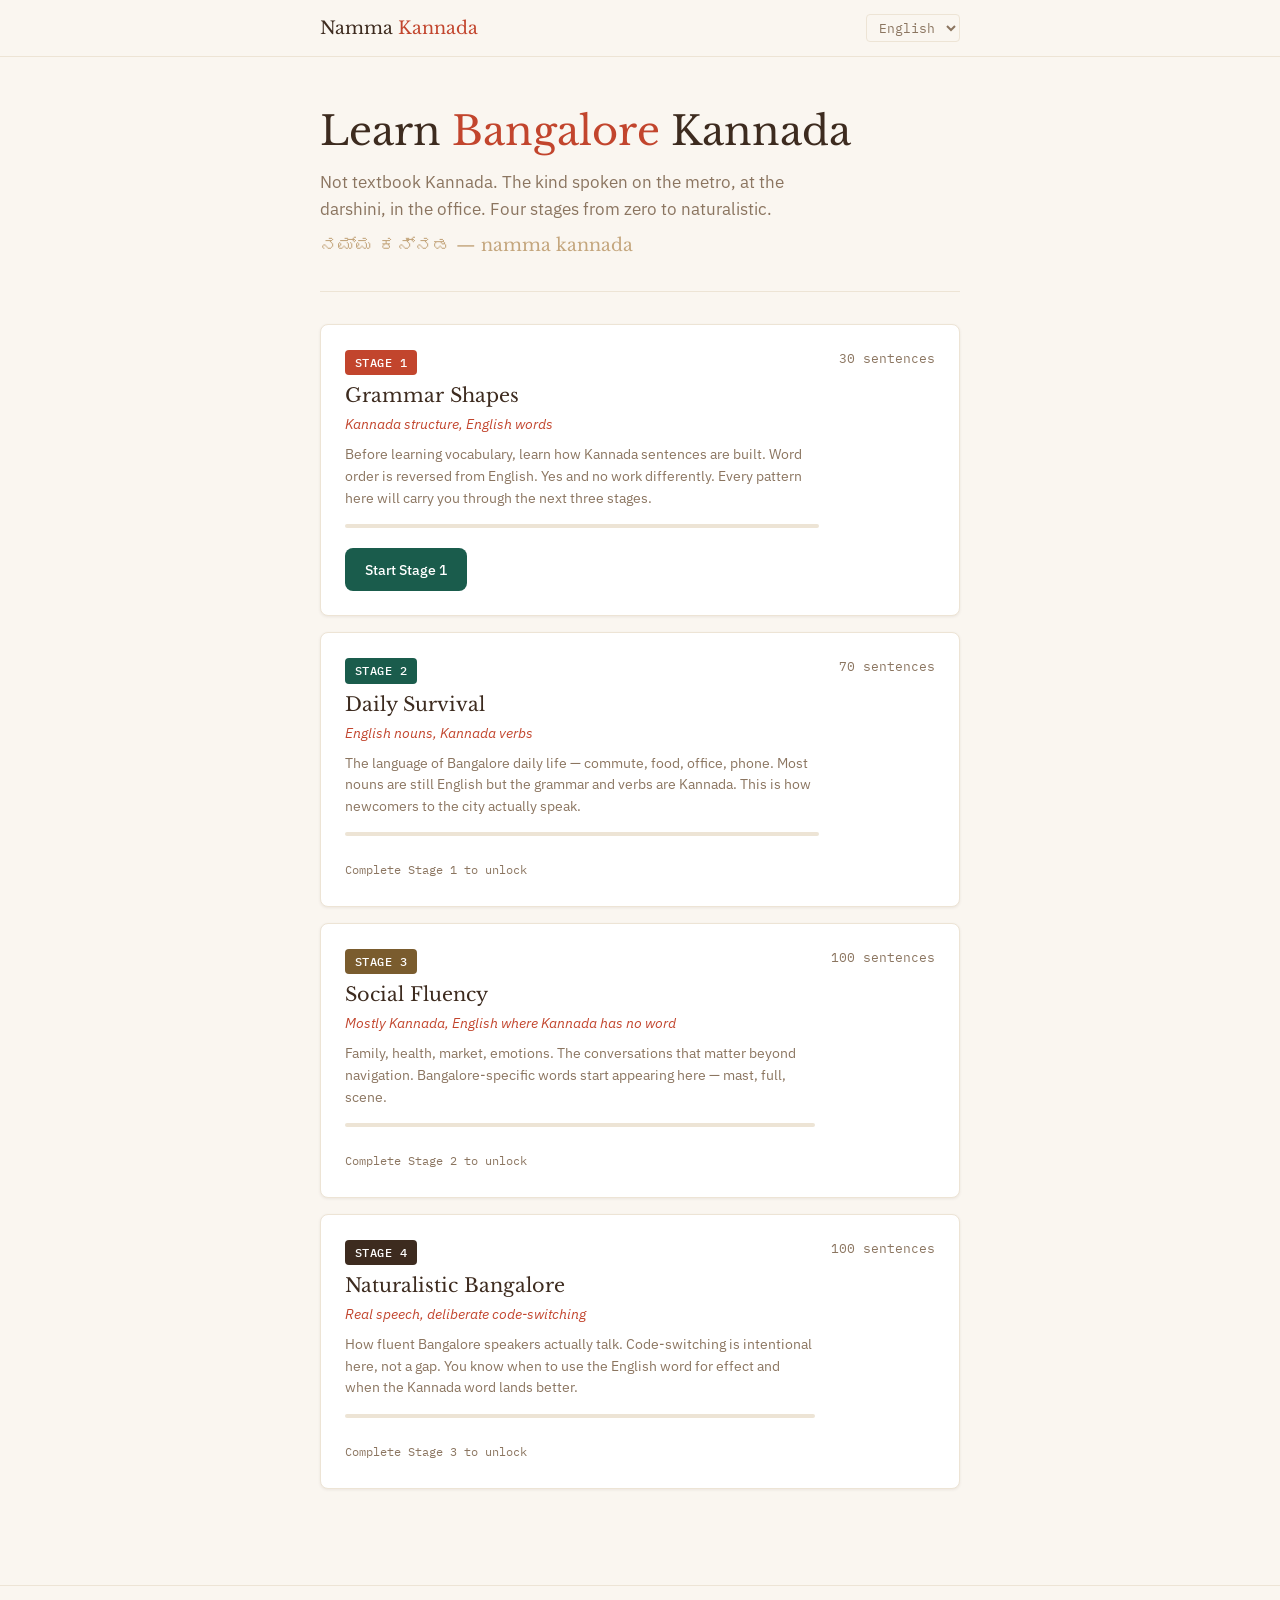
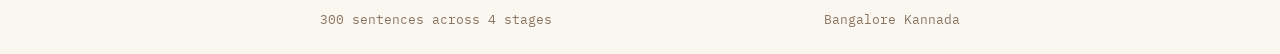
<file: index.html>
<!DOCTYPE html>
<html lang="en">
<head>
  <meta charset="UTF-8">
  <meta name="viewport" content="width=device-width, initial-scale=1.0">
  <title>Namma Kannada — Learn Bangalore Kannada</title>
  <meta name="description" content="Learn Bangalore Kannada the way it is actually spoken. Four stages from grammar shapes to naturalistic speech.">
  <link rel="stylesheet" href="css/style.css">
</head>
<body>

<nav class="nav">
  <div class="nav-inner">
    <a href="index.html" class="nav-logo">Namma <span>Kannada</span></a>
    <div class="nav-right">
      <span class="nav-back" id="progress-summary"></span>
      <select class="lang-select" id="lang-select" onchange="switchLang(this.value)">
        <option value="en">English</option>
        <option value="hi">Hindi</option>
      </select>
    </div>
  </div>
</nav>

<main>
  <div class="container">

    <div class="hero">
      <h1>Learn <span>Bangalore</span> Kannada</h1>
      <p>Not textbook Kannada. The kind spoken on the metro, at the darshini, in the office. Four stages from zero to naturalistic.</p>
      <div class="hero-kannada">ನಮ್ಮ ಕನ್ನಡ — namma kannada</div>
    </div>

    <div class="stages" id="stages-list">
      <!-- Rendered by JS -->
    </div>

  </div>
</main>

<footer class="footer">
  <div class="footer-inner">
    <span id="footer-count"></span>
    <span>Bangalore Kannada</span>
  </div>
</footer>

<script src="js/data.js"></script>
<script src="js/progress.js"></script>
<script>

  const LANG = window.NAMMA_LANG || 'en';
  const langParam = LANG !== 'en' ? '&lang=' + LANG : '';
  const data = window.NAMMA_DATA || { program: {}, stages: [] };

  document.getElementById('lang-select').value = LANG;

  function switchLang(lang) {
    const params = new URLSearchParams(location.search);
    if (lang === 'en') params.delete('lang');
    else params.set('lang', lang);
    const qs = params.toString();
    location.href = location.pathname + (qs ? '?' + qs : '');
  }

  function renderStages() {
    const container = document.getElementById('stages-list');

    container.innerHTML = data.stages.map((stage, idx) => {
      const progress = Progress.getStageProgress(stage.id);
      const total = stage.sentences.length;
      const done = progress.completed;
      const pct = total > 0 ? Math.round((done / total) * 100) : 0;
      const isLocked = idx > 0 && !Progress.isStageUnlocked(stage.id, data.stages);
      const isComplete = done >= total && total > 0;
      const hasContent = total > 0;

      let actionHtml;
      if (!hasContent) {
        actionHtml = `<div class="coming-soon">Sentences coming soon — being written and reviewed</div>`;
      } else if (isLocked) {
        actionHtml = `<span class="locked-badge">Complete Stage ${idx} to unlock</span>`;
      } else if (isComplete) {
        actionHtml = `<a href="learn.html?stage=${stage.id}${langParam}" class="btn btn-ghost">Review</a>`;
      } else if (done === 0) {
        actionHtml = `<a href="learn.html?stage=${stage.id}${langParam}" class="btn btn-primary">Start Stage ${stage.id}</a>`;
      } else {
        actionHtml = `<a href="learn.html?stage=${stage.id}&sentence=${done}${langParam}" class="btn btn-primary">Continue — ${done}/${total}</a>`;
      }

      return `
        <div class="stage-card" data-stage="${stage.id}">
          <div>
            <div class="stage-badge">Stage ${stage.id}</div>
            <h2>${stage.name}</h2>
            <div class="stage-tagline">${stage.tagline}</div>
            <p class="stage-desc">${stage.description}</p>
            <div class="progress-bar">
              <div class="progress-fill" style="width: ${pct}%"></div>
            </div>
            <div class="stage-action">${actionHtml}</div>
          </div>
          <div class="stage-meta">
            <div class="stage-count">${hasContent ? total + ' sentences' : 'Coming soon'}</div>
          </div>
        </div>
      `;
    }).join('');

    // Progress summary in nav
    const totalDone = data.stages.reduce((sum, s) => sum + Progress.getStageProgress(s.id).completed, 0);
    const totalAll = data.stages.reduce((sum, s) => sum + s.sentences.length, 0);
    if (totalDone > 0) {
      document.getElementById('progress-summary').textContent = `${totalDone} / ${totalAll} done`;
    }
  }

  renderStages();

  const totalSentences = data.stages.reduce((s, st) => s + st.sentences.length, 0);
  document.getElementById('footer-count').textContent =
    `${totalSentences} sentences across 4 stages`;
</script>
</body>
</html>
</file>
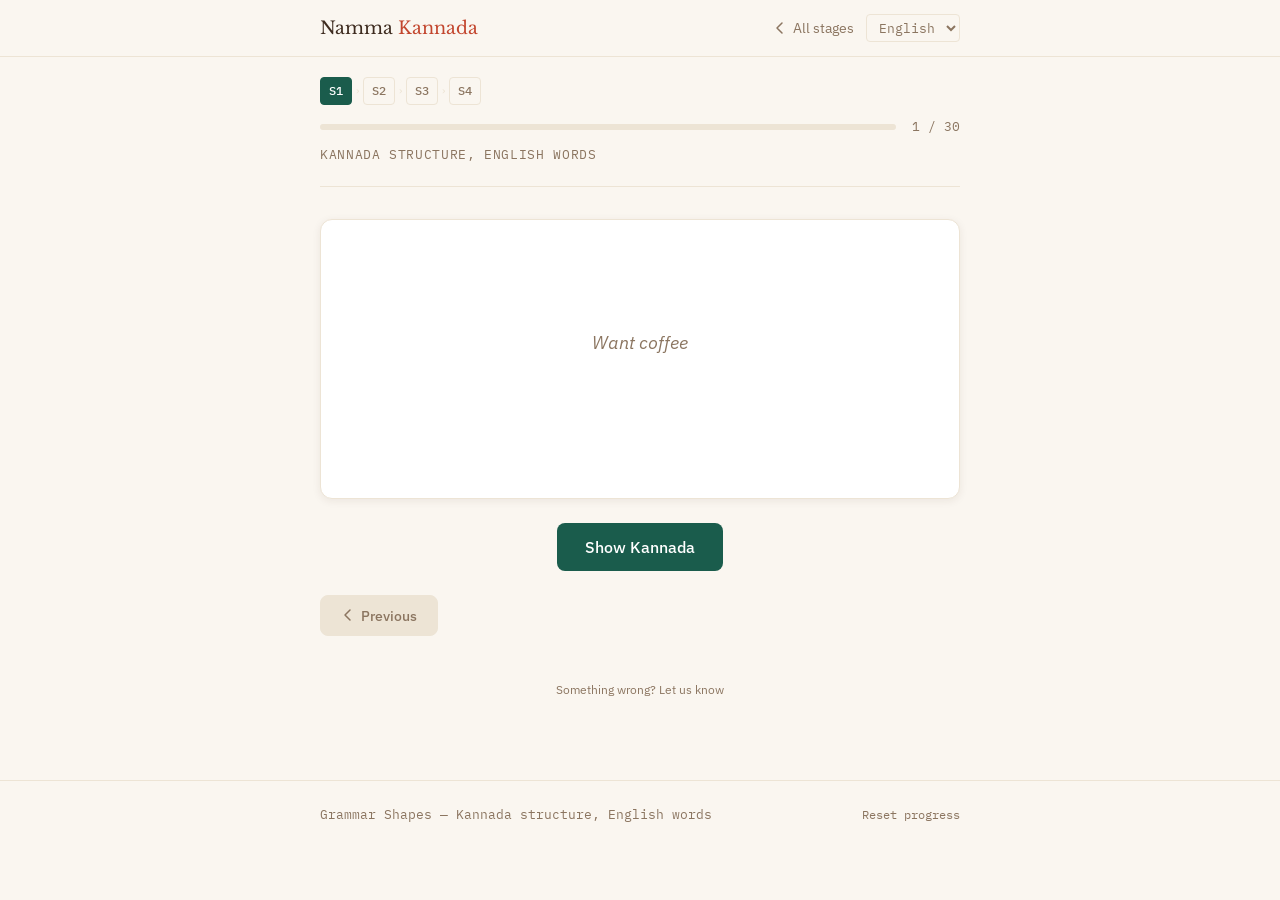
<file: learn.html>
<!DOCTYPE html>
<html lang="en">
<head>
  <meta charset="UTF-8">
  <meta name="viewport" content="width=device-width, initial-scale=1.0">
  <title>Namma Kannada — Learn</title>
  <link rel="stylesheet" href="css/style.css">
</head>
<body>

<nav class="nav">
  <div class="nav-inner">
    <a href="index.html" class="nav-logo">Namma <span>Kannada</span></a>
    <div class="nav-right">
      <a href="index.html" class="nav-back" id="back-link">
        <svg width="14" height="14" viewBox="0 0 14 14" fill="none">
          <path d="M9 2L4 7l5 5" stroke="currentColor" stroke-width="1.5" stroke-linecap="round" stroke-linejoin="round"/>
        </svg>
        All stages
      </a>
      <select class="lang-select" id="lang-select" onchange="switchLang(this.value)">
        <option value="en">English</option>
        <option value="hi">Hindi</option>
      </select>
    </div>
  </div>
</nav>

<main>
  <div class="container">

    <!-- Progress header -->
    <div class="learn-header">
      <div class="stage-breadcrumb" id="stage-breadcrumb"></div>
      <div class="learn-progress">
        <div class="learn-progress-track">
          <div class="learn-progress-fill" id="progress-fill" style="width: 0%"></div>
        </div>
        <span class="learn-progress-label" id="progress-label">0 / 0</span>
      </div>
      <div class="stage-label" id="stage-label"></div>
    </div>

    <!-- Sentence card area -->
    <div class="card-area" id="card-area">
      <div class="sentence-card" id="sentence-card">

        <!-- English gloss — always visible -->
        <div class="card-gloss" id="card-gloss"></div>

        <!-- Reveal section -->
        <div class="card-reveal" id="card-reveal">
          <div class="card-kannada" id="card-kannada"></div>
          <div class="card-divider"></div>
          <div class="card-roman" id="card-roman"></div>
          <div id="new-word-area"></div>
          <div class="grammar-note" id="grammar-note"></div>
        </div>

      </div>

      <!-- Show answer button -->
      <div class="show-btn-area" id="show-btn-area">
        <button class="btn btn-primary btn-large" id="show-btn" onclick="showAnswer()">
          Show Kannada
        </button>
      </div>

      <!-- Audio -->
      <div class="audio-area" id="audio-area" style="display:none; justify-content:center; margin-top:0.75rem;">
        <button class="btn-audio" id="audio-btn" onclick="playAudio()" title="Hear pronunciation">
          <svg id="audio-icon-play" width="18" height="18" viewBox="0 0 18 18" fill="none">
            <circle cx="9" cy="9" r="8" stroke="currentColor" stroke-width="1.5"/>
            <path d="M7 6l5 3-5 3V6z" fill="currentColor"/>
          </svg>
          <svg id="audio-icon-loading" width="18" height="18" viewBox="0 0 18 18" fill="none" style="display:none">
            <circle cx="9" cy="9" r="7" stroke="currentColor" stroke-width="1.5" stroke-dasharray="22 22" stroke-linecap="round">
              <animateTransform attributeName="transform" type="rotate" from="0 9 9" to="360 9 9" dur="0.8s" repeatCount="indefinite"/>
            </circle>
          </svg>
          Hear it
        </button>
      </div>

      <!-- Navigation -->
      <div class="card-nav" id="card-nav">
        <button class="btn btn-ghost" id="prev-btn" onclick="prevSentence()">
          <svg width="14" height="14" viewBox="0 0 14 14" fill="none">
            <path d="M9 2L4 7l5 5" stroke="currentColor" stroke-width="1.5" stroke-linecap="round" stroke-linejoin="round"/>
          </svg>
          Previous
        </button>
        <button class="btn btn-primary" id="next-btn" onclick="nextSentence()" style="display: none;">
          Next
          <svg width="14" height="14" viewBox="0 0 14 14" fill="none">
            <path d="M5 2l5 5-5 5" stroke="currentColor" stroke-width="1.5" stroke-linecap="round" stroke-linejoin="round"/>
          </svg>
        </button>
      </div>

      <!-- Feedback -->
      <div class="feedback-area" id="feedback-area">
        <a id="feedback-email" class="feedback-link">Something wrong? Let us know</a>
      </div>
    </div>

    <!-- Stage complete screen -->
    <div class="stage-complete" id="stage-complete">
      <div class="complete-icon">
        <svg width="48" height="48" viewBox="0 0 48 48" fill="none">
          <circle cx="24" cy="24" r="22" stroke="#1a5c4c" stroke-width="2"/>
          <path d="M14 24l7 7 13-14" stroke="#1a5c4c" stroke-width="2.5" stroke-linecap="round" stroke-linejoin="round"/>
        </svg>
      </div>
      <h2 id="complete-title">Stage complete</h2>
      <p id="complete-message"></p>
      <div style="display: flex; gap: 1rem; justify-content: center; flex-wrap: wrap;">
        <button class="btn btn-ghost" onclick="restartStage()">Review this stage</button>
        <a href="index.html" class="btn btn-primary" id="next-stage-btn">Back to program</a>
      </div>
      <div style="margin-top: 1.5rem; text-align: center;">
        <a id="share-tweet" class="btn-share" target="_blank" rel="noopener">
          <svg width="16" height="16" viewBox="0 0 24 24" fill="currentColor"><path d="M18.244 2.25h3.308l-7.227 8.26 8.502 11.24H16.17l-5.214-6.817L4.99 21.75H1.68l7.73-8.835L1.254 2.25H8.08l4.713 6.231zm-1.161 17.52h1.833L7.084 4.126H5.117z"/></svg>
          Share your progress
        </a>
      </div>
    </div>

  </div>
</main>

<footer class="footer">
  <div class="footer-inner">
    <span id="footer-stage"></span>
    <button onclick="resetProgress()" style="background:none;border:none;cursor:pointer;font-size:0.75rem;color:var(--text-muted);font-family:var(--font-mono);">Reset progress</button>
  </div>
</footer>

<script src="js/data.js"></script>
<script src="js/progress.js"></script>
<script>

  // ── State ───────────────────────────────────────────────
  const params   = new URLSearchParams(location.search);
  const stageId  = parseInt(params.get('stage') || '1', 10);
  let   current  = parseInt(params.get('sentence') || '0', 10);
  let   revealed = false;

  const LANG    = window.NAMMA_LANG || 'en';
  const langQs  = LANG !== 'en' ? '&lang=' + LANG : '';

  const data     = window.NAMMA_DATA || { program: {}, stages: [] };
  const stage    = data.stages.find(s => s.id === stageId);
  const sentences = stage ? stage.sentences : [];

  function switchLang(lang) {
    const p = new URLSearchParams(location.search);
    if (lang === 'en') p.delete('lang');
    else p.set('lang', lang);
    const qs = p.toString();
    location.href = location.pathname + (qs ? '?' + qs : '');
  }

  // ── Init ────────────────────────────────────────────────
  function init() {
    document.getElementById('lang-select').value = LANG;
    document.getElementById('back-link').href = 'index.html' + (LANG !== 'en' ? '?lang=' + LANG : '');

    if (!stage || sentences.length === 0) {
      document.getElementById('card-area').innerHTML =
        '<p style="color:var(--text-muted);padding:2rem 0;">This stage has no sentences yet.</p>';
      return;
    }
    document.getElementById('stage-label').textContent = stage.tagline;
    document.getElementById('footer-stage').textContent =
      `${stage.name} — ${stage.tagline}`;

    // Stage breadcrumb — all 4 stages, current highlighted
    const crumb = document.getElementById('stage-breadcrumb');
    crumb.innerHTML = data.stages.map(s => {
      const isCurrent = s.id === stageId;
      const hasContent = s.sentences.length > 0;
      const cls = isCurrent ? 'crumb-item crumb-current' : 'crumb-item';
      if (!hasContent) return `<span class="${cls} crumb-empty">S${s.id}</span>`;
      return `<a href="learn.html?stage=${s.id}${langQs}" class="${cls}">S${s.id}</a>`;
    }).join('<span class="crumb-sep">›</span>');

    if (current >= sentences.length) current = sentences.length - 1;
    renderSentence();
  }

  // ── Render ──────────────────────────────────────────────
  function renderSentence() {
    revealed = false;
    const s = sentences[current];

    document.getElementById('card-gloss').textContent = s.gloss;
    document.getElementById('card-kannada').textContent = s.kannada;
    document.getElementById('card-roman').textContent = s.roman;
    document.getElementById('grammar-note').textContent = s.grammar_note;

    // New word tag
    const nwArea = document.getElementById('new-word-area');
    if (s.new_word) {
      nwArea.innerHTML = `<div class="new-word-tag">
        new: <strong>${s.new_word}</strong> — ${s.new_word_meaning}
      </div>`;
    } else {
      nwArea.innerHTML = '';
    }

    // Hide reveal
    document.getElementById('card-reveal').classList.remove('visible');
    document.getElementById('show-btn-area').style.display = 'flex';
    document.getElementById('next-btn').style.display = 'none';

    // Progress
    const pct = Math.round((current / sentences.length) * 100);
    document.getElementById('progress-fill').style.width = pct + '%';
    document.getElementById('progress-label').textContent =
      `${current + 1} / ${sentences.length}`;

    // Prev button state
    document.getElementById('prev-btn').disabled = current === 0;

    // Feedback email
    const mailSubject = encodeURIComponent(`Feedback: ${s.id}`);
    const mailBody = encodeURIComponent(
      `Sentence: ${s.id} (${current + 1}/${sentences.length}, Stage ${stageId})\n` +
      `Kannada: ${s.kannada}\n` +
      `Roman: ${s.roman}\n` +
      `Gloss: ${s.gloss}\n\n` +
      `What\'s wrong:\n\n`);
    document.getElementById('feedback-email').href =
      `mailto:st.garg19@gmail.com?subject=${mailSubject}&body=${mailBody}`;

    // Update next button label for last sentence
    const nextBtn = document.getElementById('next-btn');
    if (current === sentences.length - 1) {
      nextBtn.innerHTML = 'Complete stage <svg width="14" height="14" viewBox="0 0 14 14" fill="none"><path d="M5 2l5 5-5 5" stroke="currentColor" stroke-width="1.5" stroke-linecap="round" stroke-linejoin="round"/></svg>';
    } else {
      nextBtn.innerHTML = 'Next <svg width="14" height="14" viewBox="0 0 14 14" fill="none"><path d="M5 2l5 5-5 5" stroke="currentColor" stroke-width="1.5" stroke-linecap="round" stroke-linejoin="round"/></svg>';
    }

    // Update URL without reload
    history.replaceState(null, '', `learn.html?stage=${stageId}&sentence=${current}${langQs}`);
  }

  // ── Audio ───────────────────────────────────────────────
  let currentAudio = null;

  function showAnswer() {
    revealed = true;
    document.getElementById('card-reveal').classList.add('visible');
    document.getElementById('show-btn-area').style.display = 'none';
    document.getElementById('next-btn').style.display = '';

    // Show audio button — check if file exists
    const s = sentences[current];
    const audioArea = document.getElementById('audio-area');
    audioArea.style.display = 'flex';

    // Pre-check audio exists (HEAD request) — hide if not yet generated
    const audioSrc = `audio/${s.id}.wav`;
    fetch(audioSrc, { method: 'HEAD' })
      .then(r => { if (!r.ok) audioArea.style.display = 'none'; })
      .catch(() => { audioArea.style.display = 'none'; });
  }

  function playAudio() {
    const s = sentences[current];
    const btn = document.getElementById('audio-btn');
    const iconPlay = document.getElementById('audio-icon-play');
    const iconLoading = document.getElementById('audio-icon-loading');

    // Stop current if playing
    if (currentAudio && !currentAudio.paused) {
      currentAudio.pause();
      currentAudio.currentTime = 0;
      btn.classList.remove('playing');
      iconPlay.style.display = '';
      iconLoading.style.display = 'none';
      return;
    }

    iconPlay.style.display = 'none';
    iconLoading.style.display = '';
    btn.classList.add('playing');

    currentAudio = new Audio(`audio/${s.id}.wav`);
    currentAudio.playbackRate = 1.0;
    currentAudio.oncanplay = () => {
      iconLoading.style.display = 'none';
      iconPlay.style.display = '';
    };
    currentAudio.onended = () => {
      btn.classList.remove('playing');
      iconPlay.style.display = '';
    };
    currentAudio.onerror = () => {
      btn.classList.remove('playing');
      iconPlay.style.display = '';
      iconLoading.style.display = 'none';
      document.getElementById('audio-area').style.display = 'none';
    };
    currentAudio.play();
  }

  function stopAudio() {
    if (currentAudio) { currentAudio.pause(); currentAudio = null; }
    const audioArea = document.getElementById('audio-area');
    if (audioArea) audioArea.style.display = 'none';
  }

  function nextSentence() {
    stopAudio();
    if (current < sentences.length - 1) {
      current++;
      Progress.setStageProgress(stageId, current);
      renderSentence();
    } else {
      // Complete
      Progress.setStageProgress(stageId, sentences.length);
      showComplete();
    }
    window.scrollTo({ top: 0, behavior: 'smooth' });
  }

  function prevSentence() {
    stopAudio();
    if (current > 0) {
      current--;
      renderSentence();
    }
    window.scrollTo({ top: 0, behavior: 'smooth' });
  }

  function showComplete() {
    document.getElementById('card-area').style.display = 'none';
    const el = document.getElementById('stage-complete');
    el.classList.add('visible');

    document.getElementById('complete-title').textContent = `Stage ${stageId} complete`;
    document.getElementById('progress-fill').style.width = '100%';
    document.getElementById('progress-label').textContent = `${sentences.length} / ${sentences.length}`;

    // Find next stage with content
    const nextStage = data.stages.find(s => s.id === stageId + 1);
    const nextBtn = document.getElementById('next-stage-btn');
    if (nextStage && nextStage.sentences.length > 0) {
      document.getElementById('complete-message').textContent =
        `You have learned the ${stage.name} patterns. Stage ${nextStage.id} — ${nextStage.name} — is now unlocked.`;
      nextBtn.href = `learn.html?stage=${nextStage.id}${langQs}`;
      nextBtn.textContent = `Start Stage ${nextStage.id}`;
    } else {
      document.getElementById('complete-message').textContent =
        `You have completed Stage ${stageId}. More stages are being written.`;
      nextBtn.href = 'index.html' + (LANG !== 'en' ? '?lang=' + LANG : '');
      nextBtn.textContent = 'Back to program';
    }

    // Share tweet
    const shareTweet = encodeURIComponent(
      `Just completed Stage ${stageId} of Namma Kannada \u2014 learning Bangalore Kannada one sentence at a time! \u{1F1EE}\u{1F1F3}\n\n@gargsumit namma-kannada.pages.dev`);
    document.getElementById('share-tweet').href =
      `https://x.com/intent/tweet?text=${shareTweet}`;
  }

  function restartStage() {
    current = 0;
    Progress.setStageProgress(stageId, 0);
    document.getElementById('card-area').style.display = 'flex';
    document.getElementById('stage-complete').classList.remove('visible');
    renderSentence();
  }

  function resetProgress() {
    if (confirm('Reset all progress for this stage?')) {
      Progress.setStageProgress(stageId, 0);
      current = 0;
      document.getElementById('card-area').style.display = 'flex';
      document.getElementById('stage-complete').classList.remove('visible');
      renderSentence();
    }
  }

  // ── Keyboard shortcuts ──────────────────────────────────
  document.addEventListener('keydown', (e) => {
    if (e.key === ' ' || e.key === 'Enter') {
      e.preventDefault();
      if (!revealed) showAnswer();
      else nextSentence();
    }
    if (e.key === 'ArrowRight' && revealed) nextSentence();
    if (e.key === 'ArrowLeft') prevSentence();
  });

  init();
</script>
</body>
</html>
</file>
<file: css/style.css>
/* ── Fonts ─────────────────────────────────────────────── */
@import url('https://fonts.googleapis.com/css2?family=Libre+Baskerville:ital,wght@0,400;0,700;1,400&family=IBM+Plex+Sans:wght@400;500;600&family=IBM+Plex+Mono:wght@400;500&display=swap');

/* ── Tokens — Indian Earth ─────────────────────────────── */
:root {
  --bg:          #faf6f0;
  --surface:     #ffffff;
  --border:      #ede4d5;
  --text:        #3d2b1f;
  --text-muted:  #8b7560;
  --accent:      #c2452d;
  --action:      #1a5c4c;
  --action-hover:#145040;
  --sand:        #c4a67d;
  --shadow:      rgba(61,43,31,0.08);
  --shadow-md:   rgba(61,43,31,0.14);

  --stage-1: #c2452d;
  --stage-2: #1a5c4c;
  --stage-3: #7a5c2e;
  --stage-4: #3d2b1f;

  --font-heading: 'Libre Baskerville', Georgia, serif;
  --font-body:    'IBM Plex Sans', system-ui, sans-serif;
  --font-mono:    'IBM Plex Mono', 'Courier New', monospace;

  --radius-sm:   4px;
  --radius-md:   8px;
  --radius-lg:   12px;
  --max-width:   680px;
}

/* ── Reset ─────────────────────────────────────────────── */
*, *::before, *::after { box-sizing: border-box; margin: 0; padding: 0; }

html { font-size: 16px; -webkit-text-size-adjust: 100%; }

body {
  font-family: var(--font-body);
  background: var(--bg);
  color: var(--text);
  line-height: 1.6;
  min-height: 100vh;
}

/* ── Typography ────────────────────────────────────────── */
h1, h2, h3 { font-family: var(--font-heading); font-weight: 400; line-height: 1.3; }

/* ── Layout ────────────────────────────────────────────── */
.container {
  max-width: var(--max-width);
  margin: 0 auto;
  padding: 0 1.25rem;
}

/* ── Nav ───────────────────────────────────────────────── */
.nav {
  border-bottom: 1px solid var(--border);
  padding: 0.875rem 0;
  background: var(--bg);
  position: sticky;
  top: 0;
  z-index: 10;
}
.nav-inner {
  max-width: var(--max-width);
  margin: 0 auto;
  padding: 0 1.25rem;
  display: flex;
  align-items: center;
  justify-content: space-between;
}
.nav-logo {
  font-family: var(--font-heading);
  font-size: 1.1rem;
  color: var(--text);
  text-decoration: none;
}
.nav-logo span { color: var(--accent); }
.nav-back {
  font-size: 0.875rem;
  color: var(--text-muted);
  text-decoration: none;
  display: flex;
  align-items: center;
  gap: 0.375rem;
}
.nav-back:hover { color: var(--text); }
.nav-right {
  display: flex;
  align-items: center;
  gap: 0.75rem;
}
.lang-select {
  font-family: var(--font-mono);
  font-size: 0.8rem;
  color: var(--text-muted);
  background: var(--bg);
  border: 1px solid var(--border);
  border-radius: var(--radius-sm);
  padding: 0.2rem 0.5rem;
  cursor: pointer;
}
.lang-select:hover { color: var(--text); border-color: var(--sand); }
.lang-select:focus { outline: none; border-color: var(--action); color: var(--text); }

/* ── Hero ──────────────────────────────────────────────── */
.hero {
  padding: 3rem 0 2rem;
  border-bottom: 1px solid var(--border);
}
.hero h1 {
  font-size: clamp(1.75rem, 5vw, 2.5rem);
  margin-bottom: 0.75rem;
}
.hero h1 span { color: var(--accent); }
.hero p {
  font-size: 1.05rem;
  color: var(--text-muted);
  max-width: 520px;
}
.hero-kannada {
  font-family: var(--font-heading);
  font-size: 1.1rem;
  color: var(--sand);
  margin-top: 0.5rem;
}

/* ── Stage cards (index page) ──────────────────────────── */
.stages { padding: 2rem 0 3rem; display: flex; flex-direction: column; gap: 1rem; }

.stage-card {
  background: var(--surface);
  border: 1px solid var(--border);
  border-radius: var(--radius-md);
  padding: 1.5rem;
  display: grid;
  grid-template-columns: 1fr auto;
  gap: 1rem;
  align-items: start;
  box-shadow: 0 1px 3px var(--shadow);
}
.stage-card:hover { box-shadow: 0 2px 8px var(--shadow-md); }

.stage-badge {
  display: inline-block;
  font-size: 0.75rem;
  font-family: var(--font-mono);
  font-weight: 500;
  letter-spacing: 0.05em;
  text-transform: uppercase;
  color: var(--surface);
  padding: 0.2rem 0.6rem;
  border-radius: var(--radius-sm);
  margin-bottom: 0.5rem;
}
.stage-card[data-stage="1"] .stage-badge { background: var(--stage-1); }
.stage-card[data-stage="2"] .stage-badge { background: var(--stage-2); }
.stage-card[data-stage="3"] .stage-badge { background: var(--stage-3); }
.stage-card[data-stage="4"] .stage-badge { background: var(--stage-4); }

.stage-card h2 { font-size: 1.2rem; margin-bottom: 0.25rem; }
.stage-tagline { font-size: 0.9rem; color: var(--accent); margin-bottom: 0.5rem; font-style: italic; }
.stage-desc { font-size: 0.9rem; color: var(--text-muted); line-height: 1.5; }

.stage-meta { text-align: right; min-width: 100px; }
.stage-count { font-size: 0.8rem; color: var(--text-muted); font-family: var(--font-mono); }

.progress-bar {
  height: 4px;
  background: var(--border);
  border-radius: 2px;
  margin-top: 1rem;
  overflow: hidden;
}
.progress-fill {
  height: 100%;
  background: var(--action);
  border-radius: 2px;
  transition: width 0.4s ease;
}
.stage-card[data-stage="1"] .progress-fill { background: var(--stage-1); }
.stage-card[data-stage="2"] .progress-fill { background: var(--stage-2); }
.stage-card[data-stage="3"] .progress-fill { background: var(--stage-3); }
.stage-card[data-stage="4"] .progress-fill { background: var(--stage-4); }

.stage-action { margin-top: 1.25rem; }

/* ── Buttons ───────────────────────────────────────────── */
.btn {
  display: inline-flex;
  align-items: center;
  gap: 0.375rem;
  padding: 0.625rem 1.25rem;
  border: none;
  border-radius: var(--radius-md);
  font-family: var(--font-body);
  font-size: 0.9rem;
  font-weight: 500;
  cursor: pointer;
  text-decoration: none;
  transition: background 0.15s, transform 0.1s;
}
.btn:active { transform: translateY(1px); }

.btn-primary {
  background: var(--action);
  color: #fff;
}
.btn-primary:hover { background: var(--action-hover); }

.btn-ghost {
  background: transparent;
  color: var(--text-muted);
  border: 1px solid var(--border);
}
.btn-ghost:hover { color: var(--text); border-color: var(--text-muted); }

.btn-large { padding: 0.875rem 1.75rem; font-size: 1rem; }

.btn[disabled] {
  background: var(--border);
  color: var(--text-muted);
  cursor: not-allowed;
}

/* ── Stage breadcrumb ──────────────────────────────────── */
.stage-breadcrumb {
  display: flex;
  align-items: center;
  gap: 0.25rem;
  margin-bottom: 0.75rem;
  flex-wrap: wrap;
}
.crumb-item {
  font-size: 0.75rem;
  font-family: var(--font-mono);
  font-weight: 500;
  padding: 0.2rem 0.5rem;
  border-radius: var(--radius-sm);
  text-decoration: none;
  color: var(--text-muted);
  border: 1px solid var(--border);
  transition: color 0.15s, border-color 0.15s;
}
.crumb-item:not(.crumb-empty):not(.crumb-current):hover {
  color: var(--text);
  border-color: var(--text-muted);
}
.crumb-current {
  color: var(--surface);
  background: var(--action);
  border-color: var(--action);
}
.crumb-empty {
  opacity: 0.4;
  cursor: default;
}
.crumb-sep {
  font-size: 0.7rem;
  color: var(--border);
  user-select: none;
}

/* ── Learn page ────────────────────────────────────────── */
.learn-header {
  padding: 1.25rem 0;
  border-bottom: 1px solid var(--border);
}
.learn-progress {
  display: flex;
  align-items: center;
  gap: 1rem;
  margin-bottom: 0.5rem;
}
.learn-progress-track {
  flex: 1;
  height: 6px;
  background: var(--border);
  border-radius: 3px;
  overflow: hidden;
}
.learn-progress-fill {
  height: 100%;
  background: var(--action);
  border-radius: 3px;
  transition: width 0.3s ease;
}
.learn-progress-label {
  font-size: 0.8rem;
  font-family: var(--font-mono);
  color: var(--text-muted);
  white-space: nowrap;
}
.stage-label {
  font-size: 0.8rem;
  color: var(--text-muted);
  font-family: var(--font-mono);
  text-transform: uppercase;
  letter-spacing: 0.05em;
}

/* ── Sentence card ─────────────────────────────────────── */
.card-area {
  padding: 2rem 0;
  min-height: 60vh;
  display: flex;
  flex-direction: column;
  justify-content: space-between;
}

.sentence-card {
  background: var(--surface);
  border: 1px solid var(--border);
  border-radius: var(--radius-lg);
  padding: 2rem 1.75rem;
  box-shadow: 0 2px 8px var(--shadow);
  min-height: 280px;
  display: flex;
  flex-direction: column;
  justify-content: center;
  text-align: center;
  position: relative;
}

.card-gloss {
  font-size: 1.1rem;
  color: var(--text-muted);
  margin-bottom: 2rem;
  font-style: italic;
}

.card-reveal { display: none; flex-direction: column; gap: 0.75rem; }
.card-reveal.visible { display: flex; }

.card-kannada {
  font-family: var(--font-heading);
  font-size: clamp(1.6rem, 5vw, 2.2rem);
  color: var(--text);
  line-height: 1.4;
}
.card-roman {
  font-family: var(--font-mono);
  font-size: 1.1rem;
  color: var(--accent);
  letter-spacing: 0.01em;
}
.card-divider {
  width: 40px;
  height: 1px;
  background: var(--border);
  margin: 0.25rem auto;
}

.new-word-tag {
  display: inline-flex;
  align-items: center;
  gap: 0.375rem;
  background: var(--bg);
  border: 1px solid var(--border);
  border-radius: var(--radius-sm);
  padding: 0.25rem 0.625rem;
  font-size: 0.8rem;
  font-family: var(--font-mono);
  color: var(--action);
  margin: 0.25rem auto;
}

.grammar-note {
  background: var(--bg);
  border-left: 3px solid var(--sand);
  border-radius: 0 var(--radius-sm) var(--radius-sm) 0;
  padding: 0.625rem 0.875rem;
  font-size: 0.875rem;
  color: var(--text-muted);
  text-align: left;
  margin-top: 0.5rem;
  line-height: 1.5;
}

.show-btn-area {
  display: flex;
  justify-content: center;
  margin: 1.5rem 0 0;
}

.card-nav {
  display: flex;
  align-items: center;
  justify-content: space-between;
  padding: 1.5rem 0;
  gap: 1rem;
}

/* ── Feedback link ─────────────────────────────────────── */
.feedback-area {
  display: flex;
  justify-content: center;
  margin-top: 1.25rem;
}
.feedback-link {
  font-size: 0.78rem;
  color: var(--text-muted);
  text-decoration: none;
  cursor: pointer;
  transition: color 0.15s;
}
.feedback-link:hover {
  color: var(--action);
}

.btn-share {
  display: inline-flex;
  align-items: center;
  gap: 0.4rem;
  font-family: var(--font-body);
  font-size: 0.875rem;
  font-weight: 500;
  color: var(--text-muted);
  text-decoration: none;
  cursor: pointer;
  transition: color 0.15s;
}
.btn-share:hover {
  color: var(--action);
}

/* ── Audio button ──────────────────────────────────────── */
.btn-audio {
  display: inline-flex;
  align-items: center;
  gap: 0.4rem;
  background: none;
  border: 1.5px solid var(--action);
  border-radius: 2rem;
  color: var(--action);
  font-family: var(--font-body);
  font-size: 0.875rem;
  font-weight: 500;
  padding: 0.4rem 1rem;
  cursor: pointer;
  transition: background 0.15s, color 0.15s;
}
.btn-audio:hover { background: var(--action); color: #fff; }
.btn-audio.playing { background: var(--action); color: #fff; }

/* ── Stage complete ────────────────────────────────────── */
.stage-complete {
  text-align: center;
  padding: 3rem 0;
  display: none;
}
.stage-complete.visible { display: block; }
.stage-complete h2 { font-size: 1.75rem; margin-bottom: 0.75rem; }
.stage-complete p { color: var(--text-muted); margin-bottom: 2rem; }
.complete-icon {
  font-size: 3rem;
  margin-bottom: 1rem;
  color: var(--action);
}

/* ── Locked state ──────────────────────────────────────── */
.locked-badge {
  display: inline-flex;
  align-items: center;
  gap: 0.3rem;
  font-size: 0.78rem;
  color: var(--text-muted);
  font-family: var(--font-mono);
}

/* ── Coming soon ───────────────────────────────────────── */
.coming-soon {
  background: var(--bg);
  border: 1px dashed var(--border);
  border-radius: var(--radius-md);
  padding: 1rem 1.5rem;
  font-size: 0.875rem;
  color: var(--text-muted);
  font-style: italic;
}

/* ── Footer ────────────────────────────────────────────── */
.footer {
  border-top: 1px solid var(--border);
  padding: 1.5rem 0;
  margin-top: 3rem;
}
.footer-inner {
  max-width: var(--max-width);
  margin: 0 auto;
  padding: 0 1.25rem;
  display: flex;
  justify-content: space-between;
  align-items: center;
  font-size: 0.8rem;
  color: var(--text-muted);
  font-family: var(--font-mono);
}

/* ── Responsive ────────────────────────────────────────── */
@media (max-width: 480px) {
  .stage-card { grid-template-columns: 1fr; }
  .stage-meta { text-align: left; }
  .sentence-card { padding: 1.5rem 1.25rem; }
  .card-kannada { font-size: 1.5rem; }
}
</file>
